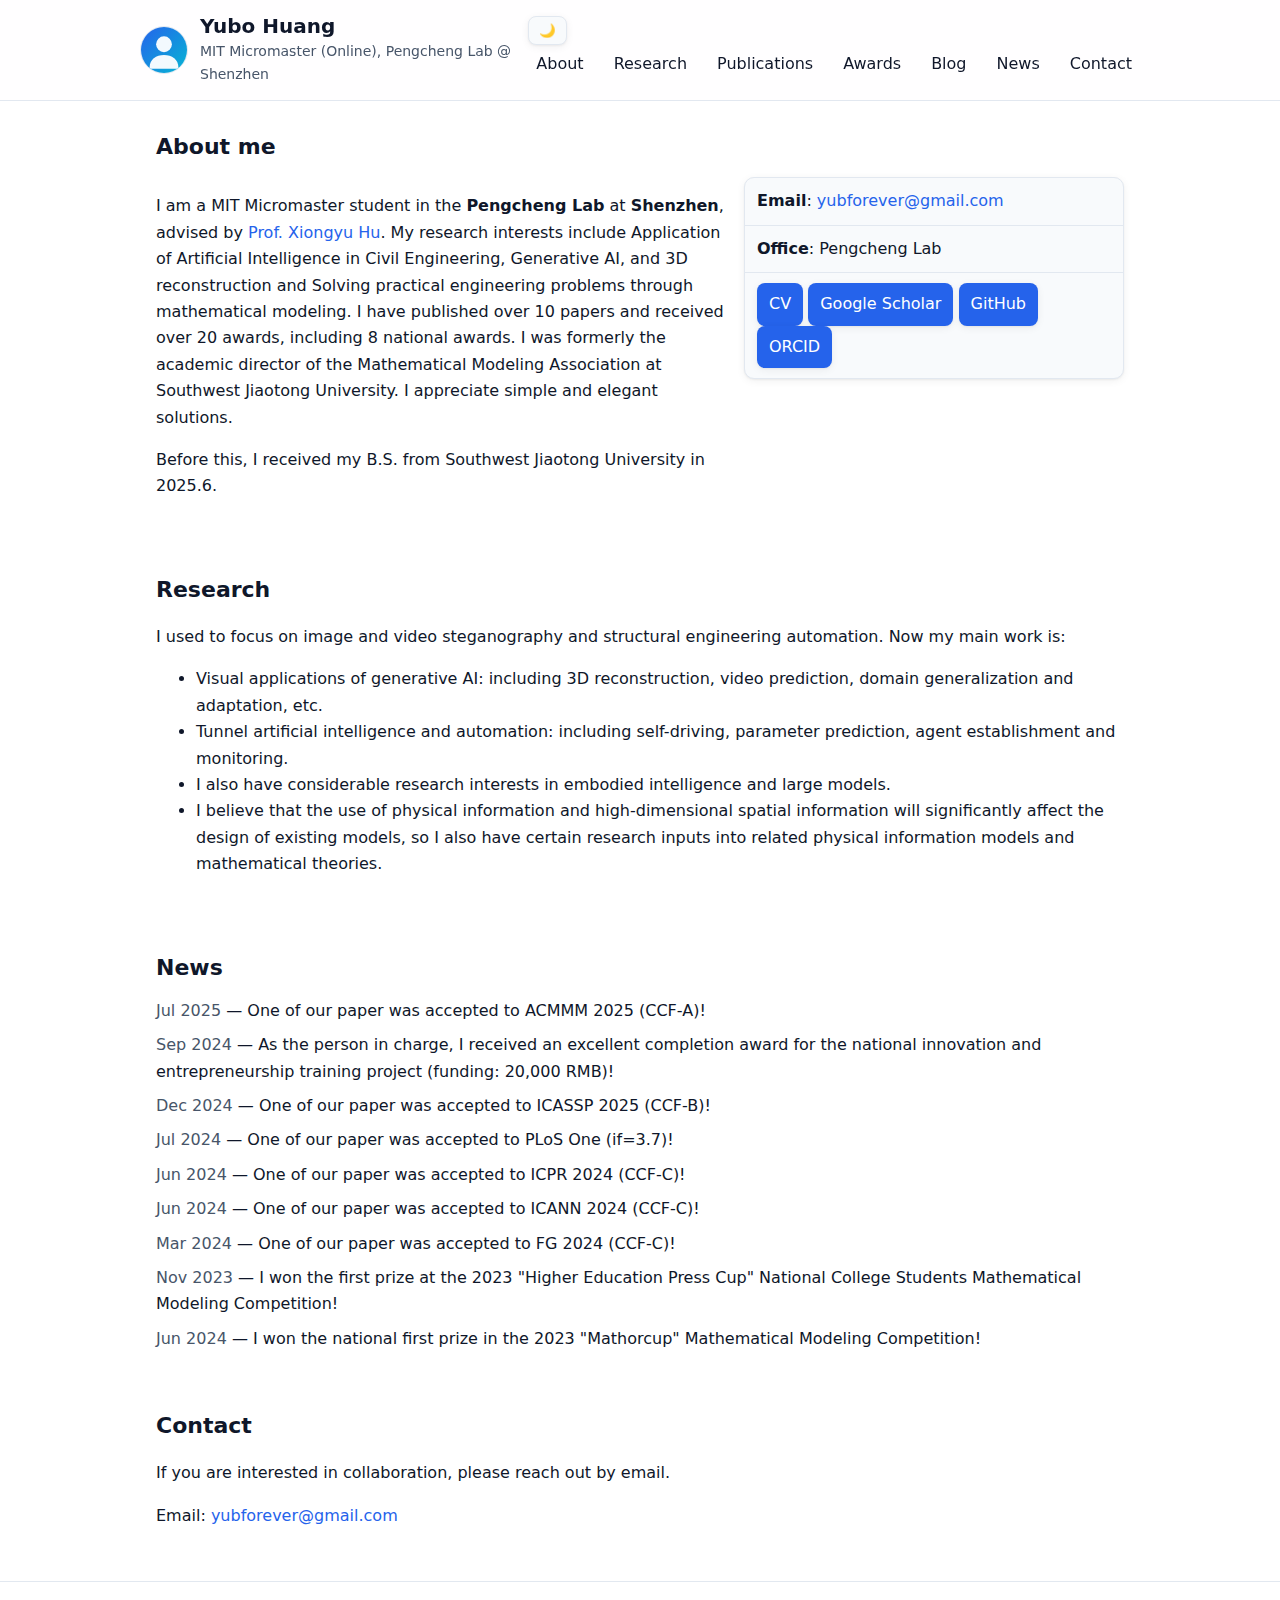
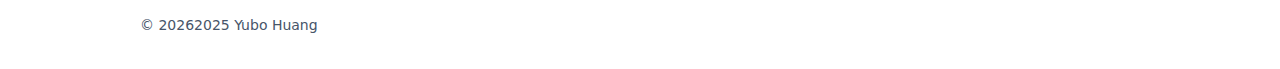
<file: index.html>
<!doctype html>
<html lang="en">
  <head>
    <meta charset="utf-8">
    <meta name="viewport" content="width=device-width, initial-scale=1">
    <title>PhD Academic Page</title>
    <meta name="description" content="Personal academic website for a PhD student: research, publications, teaching, talks, and contact information.">
    <meta name="theme-color" content="#0f172a" media="(prefers-color-scheme: dark)">
    <meta name="theme-color" content="#ffffff" media="(prefers-color-scheme: light)">
    <meta property="og:title" content="PhD Academic Page">
    <meta property="og:description" content="Research, publications, teaching, talks, and contact information.">
    <meta property="og:type" content="website">
    <meta property="og:url" content="/">
    <meta property="og:image" content="assets/img/avatar.svg">
    <link rel="icon" href="assets/img/avatar.svg" type="image/svg+xml">
    <link rel="manifest" href="assets/site.webmanifest">
    <link rel="stylesheet" href="assets/css/style.css">
    <script type="application/ld+json">
      {
        "@context": "https://schema.org",
        "@type": "Person",
        "name": "Yubo Huang",
        "jobTitle": "MIT Micromaster (Online)",
        "affiliation": {
          "@type": "Pengcheng Lab",
          "name": "Shenzhen"
        },
        "email": "yubforever@gmail.com",
        "url": "yubforever@gmail.com",
        "image": "assets/img/avatar.svg",
        "sameAs": [
          "https://scholar.google.com/citations?user=yi9pMKEAAAAJ",
          "https://github.com/ybfo",
          "https://orcid.org/0000-0002-3311-6734"
        ]
      }
    </script>
  </head>
  <body>
    <a class="skip-link" href="#main">Skip to content</a>
    <header class="site-header">
      <div class="container header-inner">
        <div class="brand">
          <img class="avatar" src="assets/img/avatar.svg" alt="Avatar" width="48" height="48">
          <div>
            <h1 class="name">Yubo Huang</h1>
            <p class="tagline">MIT Micromaster (Online), Pengcheng Lab @ Shenzhen</p>
          </div>
        </div>
        <nav class="nav">
          <button id="themeToggle" class="theme-toggle" aria-label="Toggle dark mode">🌙</button>
          <ul>
            <li><a href="#about">About</a></li>
            <li><a href="#research">Research</a></li>
            <li><a href="publications.html">Publications</a></li>
            <li><a href="awards.html">Awards</a></li>
            <li><a href="blog/index.html">Blog</a></li>
            <li><a href="#news">News</a></li>
            <li><a href="#contact">Contact</a></li>
          </ul>
        </nav>
      </div>
    </header>

    <main id="main" class="container">
      <section id="about" class="section">
        <h2>About me</h2>
        <div class="about-grid">
          <div>
            <p>
              I am a MIT Micromaster student in the <strong>Pengcheng Lab</strong> at <strong>Shenzhen</strong>, advised by
              <a href="https://faculty.swjtu.edu.cn/huxiongyu/zh_CN/index.htm">Prof. Xiongyu Hu</a>. My research interests include Application of Artificial Intelligence in Civil Engineering, 
              Generative AI, and 3D reconstruction and Solving practical engineering problems through mathematical modeling. I have published over 10 papers and received over 20 awards, including 8 national awards. I was formerly the academic director of the Mathematical Modeling Association at Southwest Jiaotong University. I appreciate simple and elegant solutions.
            </p>
            <p>
              Before this, I received my B.S. from Southwest Jiaotong University in 2025.6.
            </p>
            <!-- <div class="links">
              <a class="btn" href="assets/cv/cv.pdf" target="_blank" rel="noopener">CV</a>
              <a class="btn" href="https://scholar.google.com/citations?user=yi9pMKEAAAAJ" target="_blank" rel="noopener">Google Scholar</a>
              <a class="btn" href="https://github.com/ybfo" target="_blank" rel="noopener">GitHub</a>
              <a class="btn" href="https://orcid.org/0000-0002-3311-6734" target="_blank" rel="noopener">ORCID</a>
            </div> -->
          </div>
          <aside>
            <ul class="facts">
              <li><strong>Email</strong>: <a id="emailLink" href="yubforever@gmail.com">yubforever@gmail.com</a></li>
              <li><strong>Office</strong>: Pengcheng Lab</li>
              <li><a class="btn" href="assets/cv/cv.pdf" target="_blank" rel="noopener">CV</a>
                <a class="btn" href="https://scholar.google.com/citations?user=yi9pMKEAAAAJ" target="_blank" rel="noopener">Google Scholar</a>
                <a class="btn" href="https://github.com/ybfo" target="_blank" rel="noopener">GitHub</a>
                <a class="btn" href="https://orcid.org/0000-0002-3311-6734" target="_blank" rel="noopener">ORCID</a></li>
            </ul>
          </aside>
        </div>
      </section>

      <section id="research" class="section">
        <h2>Research</h2>
        <p>
          I used to focus on image and video steganography and structural engineering automation. Now my main work is:
        </p>
        <ul>
          <li>Visual applications of generative AI: including 3D reconstruction, video prediction, domain generalization and adaptation, etc.</li>
          <li>Tunnel artificial intelligence and automation: including self-driving, parameter prediction, agent establishment and monitoring.</li>
          <li>I also have considerable research interests in embodied intelligence and large models.</li>
          <li>I believe that the use of physical information and high-dimensional spatial information will significantly affect the design of existing models, so I also have certain research inputs into related physical information models and mathematical theories.</li>
        </ul>
      </section>

      

      <section id="news" class="section">
        <h2>News</h2>
        <ul class="news">
          <li>
            <time datetime="2025-07-04">Jul 2025</time> — One of our paper was accepted to ACMMM 2025 (CCF-A)!
          </li>
          <li>
            <time datetime="2025-05-10">Sep 2024</time> — As the person in charge, I received an excellent completion award for the national innovation and entrepreneurship training project (funding: 20,000 RMB)!
          </li>
          <li>
            <time datetime="2024-12-18">Dec 2024</time> — One of our paper was accepted to ICASSP 2025 (CCF-B)!
          </li>
          <li>
            <time datetime="2024-07-08">Jul 2024</time> — One of our paper was accepted to PLoS One (if=3.7)!
          </li>
          <li>
            <time datetime="2024-06-27">Jun 2024</time> — One of our paper was accepted to ICPR 2024 (CCF-C)!
          </li>
          <li>
            <time datetime="2024-06-04">Jun 2024</time> — One of our paper was accepted to ICANN 2024 (CCF-C)!
          </li>
          <li>
            <time datetime="2024-03-08">Mar 2024</time> — One of our paper was accepted to FG 2024 (CCF-C)!
          </li>
          <li>
            <time datetime="2023-11-20">Nov 2023</time> — I won the first prize at the 2023 "Higher Education Press Cup" National College Students Mathematical Modeling Competition!
          </li>
          <li>
            <time datetime="2023-06-07">Jun 2024</time> — I won the national first prize in the 2023 "Mathorcup" Mathematical Modeling Competition!
          </li>
        </ul>
      </section>

      <section id="contact" class="section">
        <h2>Contact</h2>
        <p>If you are interested in collaboration, please reach out by email.</p>
        <ul class="contact">
          <li>Email: <a href="yubforever@gmail.com">yubforever@gmail.com</a></li>
          <!-- <li>GitHub: <a href="https://github.com/" target="_blank" rel="noopener">github.com/yourname</a></li>
          <li>Google Scholar: <a href="https://scholar.google.com/" target="_blank" rel="noopener">scholar profile</a></li> -->
        </ul>
      </section>
    </main>

    <footer class="site-footer">
      <div class="container">
        <p>© <span id="year"></span>2025 Yubo Huang</p>
      </div>
    </footer>

    <script src="assets/js/main.js" defer></script>
  </body>
  </html>
</file>
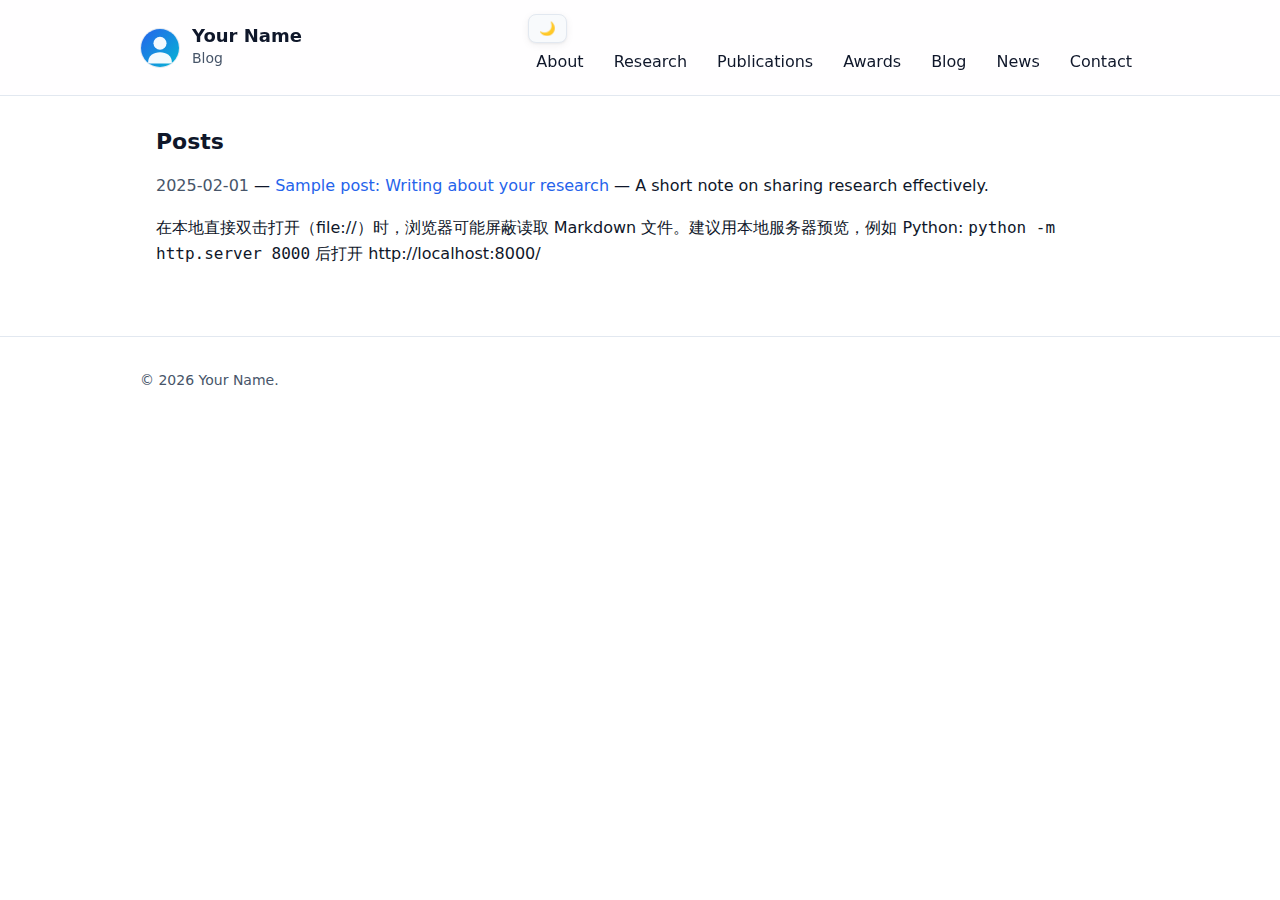
<file: blog/index.html>
<!doctype html>
<html lang="en">
  <head>
    <meta charset="utf-8">
    <meta name="viewport" content="width=device-width, initial-scale=1">
    <title>Blog · PhD Academic Page</title>
    <link rel="icon" href="../assets/img/avatar.svg" type="image/svg+xml">
    <link rel="stylesheet" href="../assets/css/style.css">
  </head>
  <body>
    <header class="site-header">
      <div class="container header-inner">
        <div class="brand">
          <img class="avatar" src="../assets/img/avatar.svg" alt="Avatar" width="40" height="40">
          <div>
            <h1 class="name" style="font-size:18px;margin:0">Your Name</h1>
            <p class="tagline" style="margin:0">Blog</p>
          </div>
        </div>
        <nav class="nav">
          <button id="themeToggle" class="theme-toggle" aria-label="Toggle dark mode">🌙</button>
          <ul>
            <li><a href="../index.html#about">About</a></li>
            <li><a href="../index.html#research">Research</a></li>
            <li><a href="../publications.html">Publications</a></li>
            <li><a href="../awards.html">Awards</a></li>
            <li><a aria-current="page">Blog</a></li>
            <li><a href="../index.html#news">News</a></li>
            <li><a href="../index.html#contact">Contact</a></li>
          </ul>
        </nav>
      </div>
    </header>
    <main class="container">
      <section class="section">
        <h2>Posts</h2>
        <ul id="postsList" class="news"></ul>
        <p class="muted">在本地直接双击打开（file://）时，浏览器可能屏蔽读取 Markdown 文件。建议用本地服务器预览，例如 Python: <code>python -m http.server 8000</code> 后打开 http://localhost:8000/</p>
      </section>
    </main>
    <footer class="site-footer">
      <div class="container">
        <p>© <span id="year"></span> Your Name.</p>
      </div>
    </footer>
    <script src="../assets/js/main.js" defer></script>
    <script src="../assets/js/blog.js" defer></script>
  </body>
  </html>
</file>
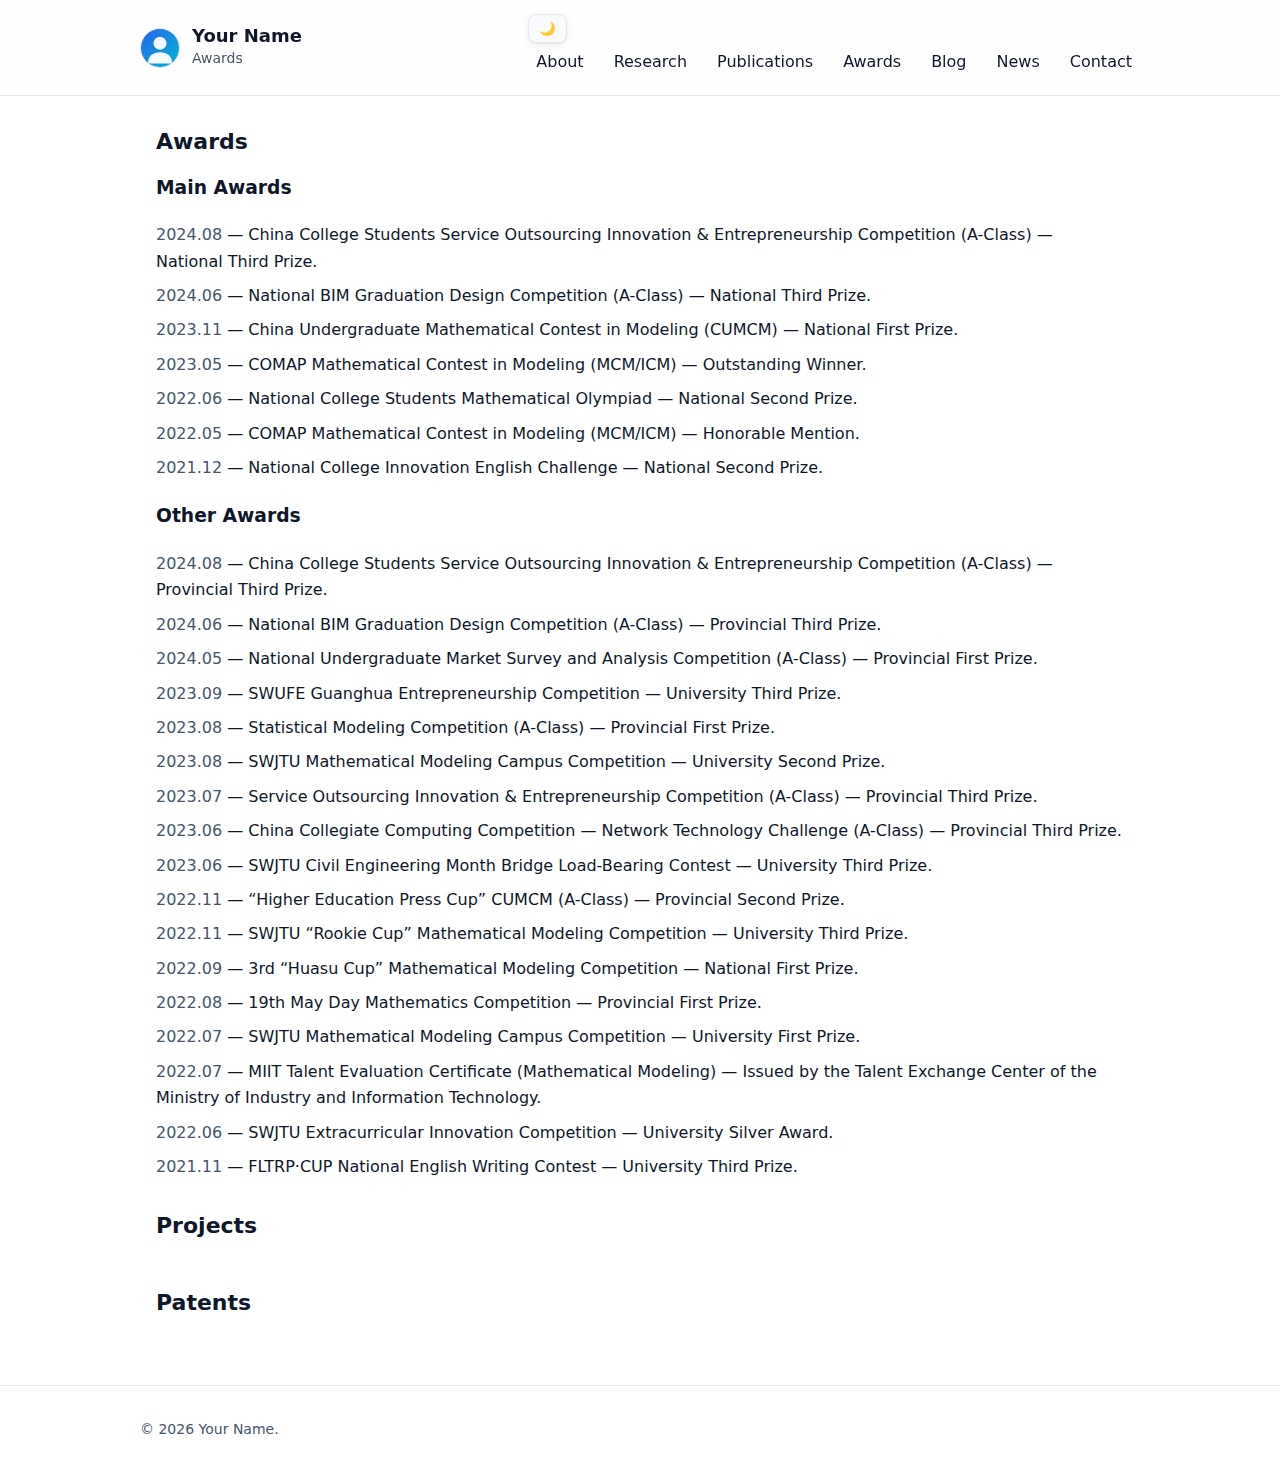
<file: awards.html>
<!doctype html>
<html lang="en">
  <head>
    <meta charset="utf-8">
    <meta name="viewport" content="width=device-width, initial-scale=1">
    <title>Awards ·  Academic Page</title>
    <link rel="icon" href="assets/img/avatar.svg" type="image/svg+xml">
    <link rel="stylesheet" href="assets/css/style.css">
  </head>
  <body>
    <header class="site-header">
      <div class="container header-inner">
        <div class="brand">
          <img class="avatar" src="assets/img/avatar.svg" alt="Avatar" width="40" height="40">
          <div>
            <h1 class="name" style="font-size:18px;margin:0">Your Name</h1>
            <p class="tagline" style="margin:0">Awards</p>
          </div>
        </div>
        <nav class="nav">
          <button id="themeToggle" class="theme-toggle" aria-label="Toggle dark mode">🌙</button>
          <ul>
            <li><a href="index.html#about">About</a></li>
            <li><a href="index.html#research">Research</a></li>
            <li><a href="publications.html">Publications</a></li>
            <li><a aria-current="page">Awards</a></li>
            <li><a href="blog/index.html">Blog</a></li>
            <li><a href="index.html#news">News</a></li>
            <li><a href="index.html#contact">Contact</a></li>
          </ul>
        </nav>
      </div>
    </header>
    <main class="container">
      <section class="section">
        <h2>Awards</h2>
        <h3 style="margin-top:10px">Main Awards</h3>
        <ul id="awardsMajor" class="news"></ul>
        <h3 style="margin-top:20px">Other Awards</h3>
        <ul id="awardsOther" class="news"></ul>
        <h2 style="margin-top:28px">Projects</h2>
        <ul id="projectsList" class="news"></ul>
        <h2 style="margin-top:28px">Patents</h2>
        <ul id="patentsList" class="news"></ul>
      </section>
    </main>
    <footer class="site-footer">
      <div class="container">
        <p>© <span id="year"></span> Your Name.</p>
      </div>
    </footer>
    <script src="assets/js/main.js" defer></script>
  </body>
  </html>
</file>
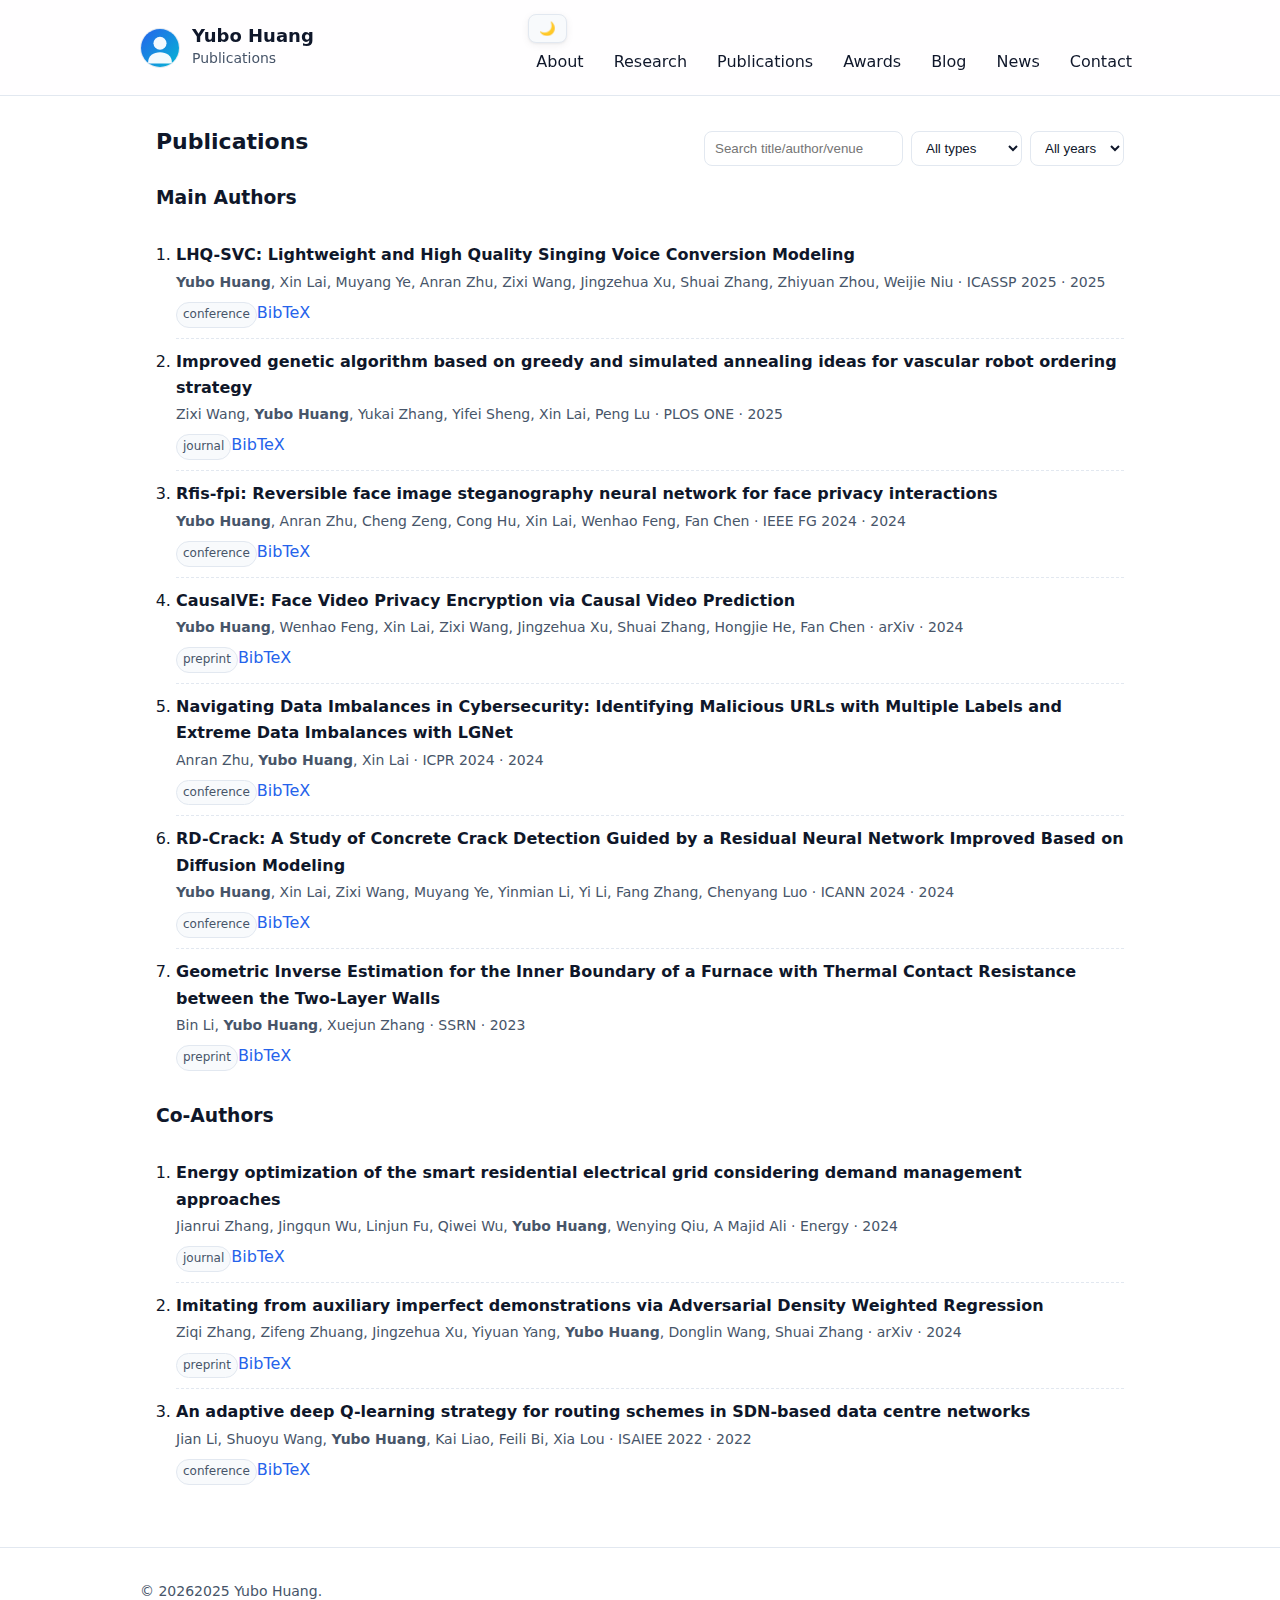
<file: publications.html>
<!doctype html>
<html lang="en">
  <head>
    <meta charset="utf-8">
    <meta name="viewport" content="width=device-width, initial-scale=1">
    <title>Publications ·  Academic Page</title>
    <link rel="icon" href="assets/img/avatar.svg" type="image/svg+xml">
    <link rel="stylesheet" href="assets/css/style.css">
  </head>
  <body>
    <header class="site-header">
      <div class="container header-inner">
        <div class="brand">
          <img class="avatar" src="assets/img/avatar.svg" alt="Avatar" width="40" height="40">
          <div>
            <h1 class="name" style="font-size:18px;margin:0">Yubo Huang</h1>
            <p class="tagline" style="margin:0">Publications</p>
          </div>
        </div>
        <nav class="nav">
          <button id="themeToggle" class="theme-toggle" aria-label="Toggle dark mode">🌙</button>
          <ul>
            <li><a href="index.html#about">About</a></li>
            <li><a href="index.html#research">Research</a></li>
            <li><a aria-current="page">Publications</a></li>
            <li><a href="awards.html">Awards</a></li>
            <li><a href="blog/index.html">Blog</a></li>
            <li><a href="index.html#news">News</a></li>
            <li><a href="index.html#contact">Contact</a></li>
          </ul>
        </nav>
      </div>
    </header>
    <main class="container">
      <section class="section">
        <div class="section-header">
          <h2>Publications</h2>
          <div class="controls">
            <input id="pubSearch" type="search" placeholder="Search title/author/venue" aria-label="Search publications">
            <select id="pubType">
              <option value="all">All types</option>
              <option value="journal">Journal</option>
              <option value="conference">Conference</option>
              <option value="preprint">Preprint</option>
            </select>
            <select id="pubYear">
              <option value="all">All years</option>
            </select>
          </div>
        </div>
        <h3 style="margin-top:10px">Main Authors</h3>
        <ol id="pubListLead" class="pub-list"></ol>
        <h3 style="margin-top:20px">Co-Authors</h3>
        <ol id="pubListOther" class="pub-list"></ol>
      </section>
    </main>
    <footer class="site-footer">
      <div class="container">
        <p>© <span id="year"></span>2025 Yubo Huang.</p>
      </div>
    </footer>
    <script src="assets/js/main.js" defer></script>
  </body>
  </html>
</file>
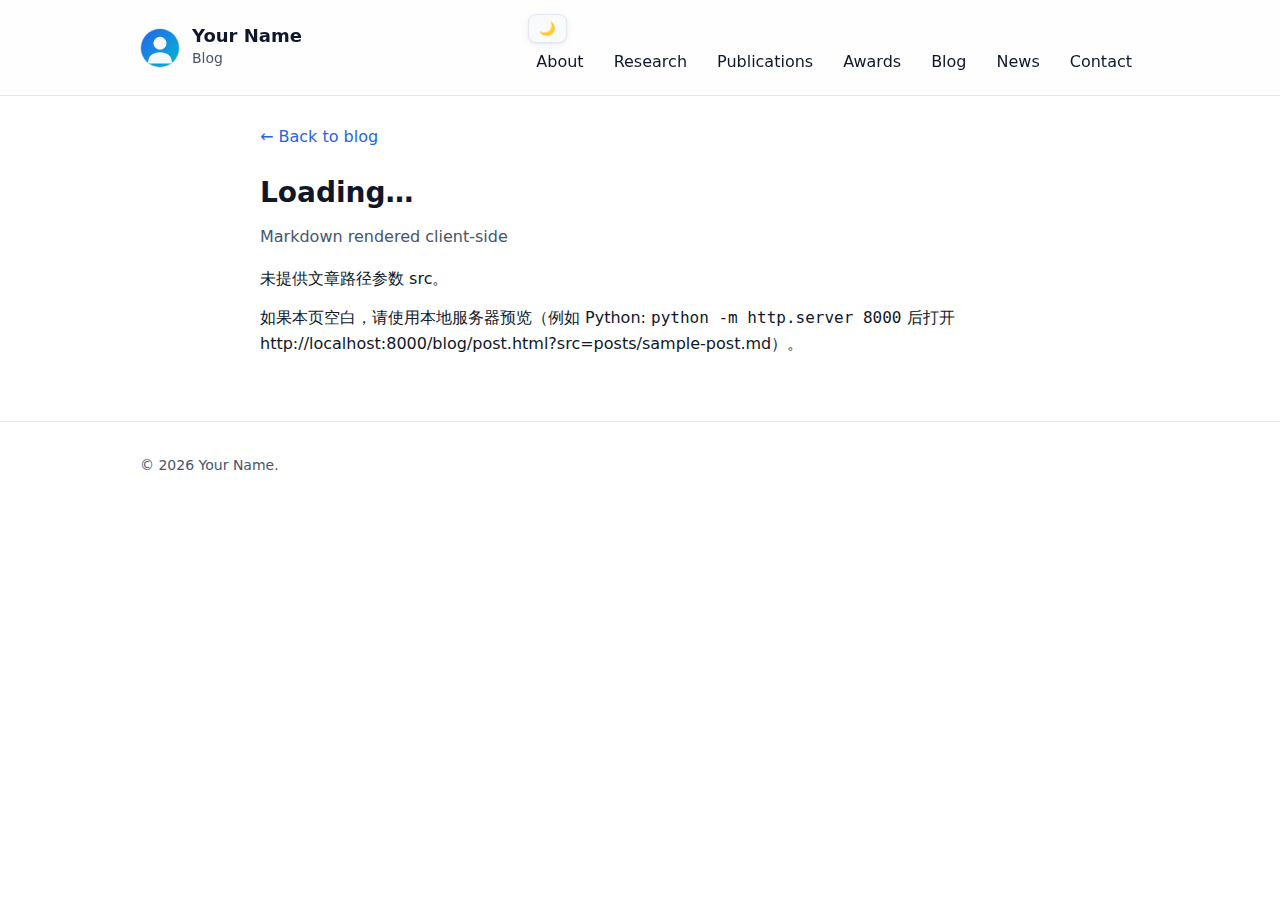
<file: blog/post.html>
<!doctype html>
<html lang="en">
  <head>
    <meta charset="utf-8">
    <meta name="viewport" content="width=device-width, initial-scale=1">
    <title>Post · Blog</title>
    <link rel="icon" href="../assets/img/avatar.svg" type="image/svg+xml">
    <link rel="stylesheet" href="../assets/css/style.css">
    <style>
      .post { max-width: 760px; margin: 0 auto; }
      .post h1 { font-size: 28px; margin-bottom: 8px; }
      .post .meta { color: var(--muted); margin-bottom: 16px; }
      .post p { margin: 12px 0; }
      .post img { margin: 16px 0; border-radius: 8px; border: 1px solid var(--border); }
      pre { background: var(--card); padding: 12px; border-radius: 8px; border: 1px solid var(--border); overflow: auto; }
      blockquote { border-left: 3px solid var(--border); margin: 8px 0; padding: 6px 12px; color: var(--muted); }
    </style>
  </head>
  <body>
    <header class="site-header">
      <div class="container header-inner">
        <div class="brand">
          <img class="avatar" src="../assets/img/avatar.svg" alt="Avatar" width="40" height="40">
          <div>
            <h1 class="name" style="font-size:18px;margin:0">Your Name</h1>
            <p class="tagline" style="margin:0">Blog</p>
          </div>
        </div>
        <nav class="nav">
          <button id="themeToggle" class="theme-toggle" aria-label="Toggle dark mode">🌙</button>
          <ul>
            <li><a href="../index.html#about">About</a></li>
            <li><a href="../index.html#research">Research</a></li>
            <li><a href="../publications.html">Publications</a></li>
            <li><a href="../awards.html">Awards</a></li>
            <li><a href="index.html">Blog</a></li>
            <li><a href="../index.html#news">News</a></li>
            <li><a href="../index.html#contact">Contact</a></li>
          </ul>
        </nav>
      </div>
    </header>
    <main class="container">
      <article class="section post">
        <a href="index.html">← Back to blog</a>
        <h1 id="postTitle">Loading…</h1>
        <div class="meta">Markdown rendered client-side</div>
        <div id="postContent">Loading content…</div>
        <p class="muted">如果本页空白，请使用本地服务器预览（例如 Python: <code>python -m http.server 8000</code> 后打开 http://localhost:8000/blog/post.html?src=posts/sample-post.md）。</p>
      </article>
    </main>
    <footer class="site-footer">
      <div class="container">
        <p>© <span id="year"></span> Your Name.</p>
      </div>
    </footer>
    <script src="../assets/js/main.js" defer></script>
    <script src="../assets/js/blog.js" defer></script>
  </body>
  </html>
</file>
<file: assets/css/style.css>
/*
  Minimal, responsive academic page styles
  - System fonts, no external requests
  - Light/Dark themes with CSS variables
  - Accessible focus states and reduced motion support
*/

:root {
  --bg: #ffffff;
  --text: #0f172a;
  --muted: #475569;
  --accent: #2563eb;
  --accent-contrast: #ffffff;
  --border: #e2e8f0;
  --card: #f8fafc;
  --shadow: 0 1px 2px rgba(0,0,0,0.05), 0 2px 8px rgba(0,0,0,0.06);
}

.dark {
  --bg: #0b1220;
  --text: #e5e7eb;
  --muted: #94a3b8;
  --accent: #60a5fa;
  --accent-contrast: #0b1220;
  --border: #1f2937;
  --card: #101827;
  --shadow: 0 1px 2px rgba(0,0,0,0.4), 0 2px 8px rgba(0,0,0,0.5);
}

* { box-sizing: border-box; }

html { scroll-behavior: smooth; }

body {
  margin: 0;
  background: var(--bg);
  color: var(--text);
  font-family: system-ui, -apple-system, Segoe UI, Roboto, Helvetica, Arial, "Apple Color Emoji", "Segoe UI Emoji";
  line-height: 1.65;
  font-size: 16px;
}

img { max-width: 100%; display: block; }
a { color: var(--accent); text-decoration: none; }
a:hover { text-decoration: underline; }

:focus-visible {
  outline: 2px solid var(--accent);
  outline-offset: 2px;
}

.skip-link {
  position: absolute;
  left: -10000px;
  top: auto;
  width: 1px;
  height: 1px;
  overflow: hidden;
}
.skip-link:focus { left: 16px; top: 8px; width: auto; height: auto; background: var(--accent); color: var(--accent-contrast); padding: 8px 12px; border-radius: 6px; }

.container { max-width: 1000px; margin: 0 auto; padding: 0 16px; }

.site-header {
  position: sticky;
  top: 0;
  z-index: 50;
  backdrop-filter: blur(8px);
  background: color-mix(in oklab, var(--bg), transparent 10%);
  border-bottom: 1px solid var(--border);
}

.header-inner { display: flex; align-items: center; justify-content: space-between; padding: 14px 0; gap: 16px; }

.brand { display: flex; align-items: center; gap: 12px; }
.brand .name { font-size: 20px; line-height: 1.2; margin: 0 0 2px; }
.brand .tagline { margin: 0; color: var(--muted); font-size: 14px; }
.avatar { border-radius: 50%; border: 1px solid var(--border); background: var(--card); }

.nav ul { list-style: none; display: flex; gap: 14px; margin: 0; padding: 0; }
.nav a { display: inline-block; padding: 6px 8px; border-radius: 6px; color: var(--text); }
.nav a:hover { background: var(--card); text-decoration: none; }

.theme-toggle { cursor: pointer; border: 1px solid var(--border); background: var(--card); color: var(--text); border-radius: 8px; padding: 6px 10px; box-shadow: var(--shadow); }
.theme-toggle:hover { filter: brightness(0.98); }

.section { padding: 28px 0; scroll-margin-top: 84px; }
.section h2 { margin: 0 0 12px; font-size: 22px; }

.about-grid { display: grid; grid-template-columns: 1.5fr 1fr; gap: 18px; }
.facts { list-style: none; margin: 0; padding: 0; border: 1px solid var(--border); border-radius: 10px; background: var(--card); box-shadow: var(--shadow); }
.facts li { padding: 10px 12px; border-bottom: 1px solid var(--border); }
.facts li:last-child { border-bottom: 0; }

.links { display: flex; gap: 10px; flex-wrap: wrap; margin-top: 12px; }
.btn { display: inline-block; padding: 8px 12px; border-radius: 8px; background: var(--accent); color: var(--accent-contrast); box-shadow: var(--shadow); text-decoration: none; }
.btn:hover { filter: brightness(0.95); text-decoration: none; }

.section-header { display: flex; align-items: center; justify-content: space-between; gap: 12px; flex-wrap: wrap; }
.controls { display: flex; gap: 8px; }
.controls input[type="search"], .controls select {
  border: 1px solid var(--border);
  background: var(--bg);
  color: var(--text);
  padding: 8px 10px;
  border-radius: 8px;
}

.pub-list { list-style: decimal; padding-left: 20px; margin: 0; }
.pub-list li { padding: 10px 0; border-bottom: 1px dashed var(--border); }
.pub-list li:last-child { border-bottom: 0; }
.pub-title { font-weight: 600; }
.pub-meta { color: var(--muted); font-size: 14px; margin-top: 2px; }
.pub-tags { display: inline-flex; gap: 6px; margin-top: 6px; flex-wrap: wrap; }
.tag { font-size: 12px; border: 1px solid var(--border); background: var(--card); color: var(--muted); padding: 2px 6px; border-radius: 999px; }
.pub-links { margin-top: 6px; display: inline-flex; gap: 10px; }

.cards { list-style: none; padding: 0; margin: 0; display: grid; grid-template-columns: repeat(2, minmax(0, 1fr)); gap: 12px; }
.cards li { border: 1px solid var(--border); border-radius: 10px; background: var(--card); box-shadow: var(--shadow); padding: 12px; }
.cards h3 { margin: 0 0 6px; font-size: 16px; }
.cards .muted { color: var(--muted); font-size: 14px; }

.news { list-style: none; padding: 0; margin: 0; display: grid; gap: 8px; }
.news time { color: var(--muted); font-variant-numeric: tabular-nums; }

.contact { list-style: none; padding: 0; margin: 0; display: grid; gap: 6px; }

.site-footer { border-top: 1px solid var(--border); margin-top: 24px; }
.site-footer .container { padding: 18px 0; color: var(--muted); font-size: 14px; }

@media (max-width: 860px) {
  .about-grid { grid-template-columns: 1fr; }
  .cards { grid-template-columns: 1fr; }
  .header-inner { align-items: flex-start; }
}

@media (prefers-reduced-motion: reduce) {
  html { scroll-behavior: auto; }
}

/* Modal for BibTeX */
.modal-backdrop {
  position: fixed;
  inset: 0;
  background: rgba(0,0,0,0.4);
  display: none;
  align-items: center;
  justify-content: center;
  padding: 16px;
  z-index: 1000;
}
.modal-backdrop.active { display: flex; }
.modal {
  width: min(720px, 100%);
  max-height: 80vh;
  background: var(--bg);
  color: var(--text);
  border: 1px solid var(--border);
  border-radius: 10px;
  box-shadow: var(--shadow);
  display: flex;
  flex-direction: column;
}
.modal-header {
  display: flex;
  align-items: center;
  justify-content: space-between;
  padding: 10px 12px;
  border-bottom: 1px solid var(--border);
}
.modal-title { font-weight: 600; margin-right: 12px; }
.modal-actions { display: inline-flex; gap: 8px; }
.modal-actions .btn { padding: 6px 10px; font-size: 14px; }
.modal-body {
  padding: 12px;
  overflow: auto;
}
.modal pre {
  background: var(--card);
  border: 1px solid var(--border);
  border-radius: 8px;
  padding: 12px;
  margin: 0;
  white-space: pre;
}
</file>
